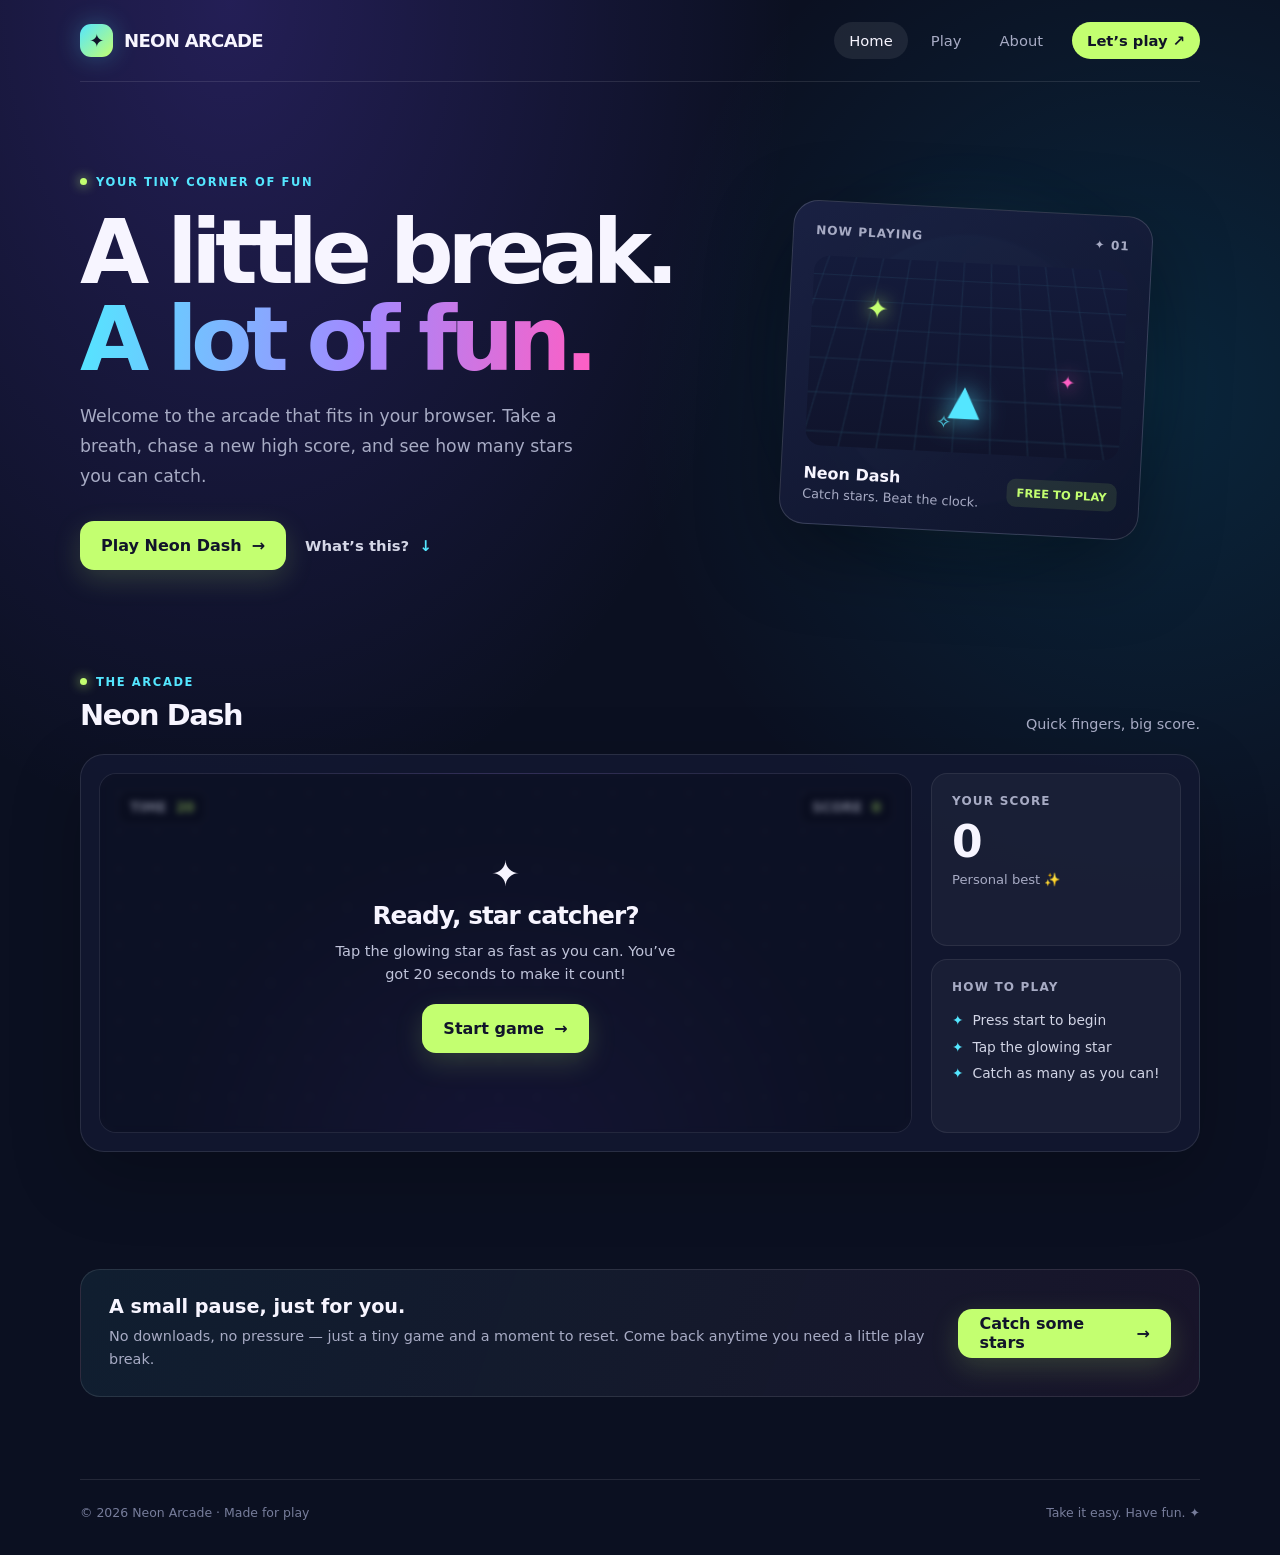
<file: index.html>
<!doctype html>
<html lang="en">
<head>
  <meta charset="utf-8">
  <meta name="viewport" content="width=device-width, initial-scale=1">
  <meta name="theme-color" content="#0b1021">
  <meta name="description" content="A tiny arcade in your browser. Play Neon Dash, chase your high score, and take a quick break.">
  <title>Neon Arcade — Play a little</title>
  <style>
    :root {
      color-scheme: dark;
      --ink: #f7f5ff;
      --muted: #a7abc4;
      --panel: rgba(20, 25, 51, .78);
      --line: rgba(255,255,255,.1);
      --pink: #ff5ec4;
      --cyan: #54e6ff;
      --lime: #c3ff70;
    }
    * { box-sizing: border-box; }
    html { scroll-behavior: smooth; }
    body {
      margin: 0;
      min-height: 100vh;
      color: var(--ink);
      font-family: Inter, ui-sans-serif, system-ui, -apple-system, BlinkMacSystemFont, "Segoe UI", sans-serif;
      background: #0b1021;
      background-image: radial-gradient(ellipse at 18% 0%, rgba(114,77,255,.24), transparent 38%), radial-gradient(ellipse at 90% 25%, rgba(0,200,255,.12), transparent 32%);
    }
    a { color: inherit; text-decoration: none; }
    button { font: inherit; }
    .shell { width: min(1120px, calc(100% - 40px)); margin: 0 auto; }
    .topbar { height: 82px; display:flex; align-items:center; justify-content:space-between; border-bottom:1px solid var(--line); }
    .brand { display:flex; gap:11px; align-items:center; font-weight:850; letter-spacing:-.04em; font-size:1.13rem; }
    .brand-mark { width:33px; height:33px; display:grid; place-items:center; border-radius:11px; color:#11142a; background:linear-gradient(135deg,var(--cyan),var(--lime)); box-shadow:0 0 24px rgba(84,230,255,.28); }
    .nav { display:flex; align-items:center; gap:8px; }
    .nav a { padding:10px 15px; border-radius:999px; color:var(--muted); font-size:.92rem; transition:.2s ease; }
    .nav a:hover, .nav a.active { color:var(--ink); background:rgba(255,255,255,.08); }
    .nav .nav-play { color:#101327; font-weight:800; background:var(--lime); margin-left:6px; }
    .nav .nav-play:hover { background:#d5ff9f; color:#101327; transform:translateY(-1px); }
    .hero { display:grid; grid-template-columns:1.12fr .88fr; align-items:center; gap:56px; padding:88px 0 72px; }
    .eyebrow { display:inline-flex; align-items:center; gap:9px; color:var(--cyan); text-transform:uppercase; letter-spacing:.14em; font-size:.72rem; font-weight:850; }
    .pulse { width:7px; height:7px; border-radius:50%; background:var(--lime); box-shadow:0 0 12px var(--lime); }
    h1 { margin:20px 0 18px; max-width:650px; font-size:clamp(3.2rem,7vw,5.8rem); line-height:.97; letter-spacing:-.075em; }
    .gradient-text { background:linear-gradient(95deg,var(--cyan),#a18aff 54%,var(--pink)); -webkit-background-clip:text; background-clip:text; color:transparent; }
    .hero-copy { max-width:500px; color:var(--muted); font-size:1.08rem; line-height:1.75; }
    .hero-actions { display:flex; align-items:center; gap:19px; margin-top:30px; }
    .button { display:inline-flex; justify-content:center; align-items:center; gap:10px; min-height:49px; padding:0 21px; border:0; border-radius:14px; cursor:pointer; font-weight:850; transition:transform .18s, filter .18s; }
    .button:hover { transform:translateY(-2px); filter:brightness(1.08); }
    .button-primary { background:var(--lime); color:#11142a; box-shadow:0 9px 28px rgba(195,255,112,.17); }
    .text-link { color:#d5d7e7; font-weight:700; font-size:.93rem; }
    .text-link span { color:var(--cyan); margin-left:5px; }
    .hero-art { min-height:320px; display:grid; place-items:center; position:relative; isolation:isolate; }
    .orb { position:absolute; width:270px; height:270px; border-radius:50%; background:linear-gradient(140deg,rgba(84,230,255,.22),rgba(255,94,196,.12)); filter:blur(1px); box-shadow:0 0 100px rgba(84,230,255,.12); z-index:-1; }
    .arcade-card { width:min(100%,360px); padding:22px; border:1px solid rgba(255,255,255,.15); border-radius:25px; background:linear-gradient(145deg,rgba(27,34,69,.9),rgba(15,20,43,.9)); box-shadow:0 25px 80px rgba(0,0,0,.35); transform:rotate(3deg); }
    .card-top { display:flex; justify-content:space-between; color:var(--muted); font-size:.76rem; font-weight:750; letter-spacing:.08em; text-transform:uppercase; }
    .mini-board { height:190px; margin:18px 0; position:relative; overflow:hidden; border-radius:16px; background:linear-gradient(180deg,#141b3b,#10142c); }
    .mini-board:before { content:""; position:absolute; inset:0; opacity:.34; background-image:linear-gradient(rgba(84,230,255,.2) 1px,transparent 1px),linear-gradient(90deg,rgba(84,230,255,.2) 1px,transparent 1px); background-size:25px 25px; transform:perspective(120px) rotateX(12deg) scale(1.3); }
    .star { position:absolute; color:var(--lime); font-size:1.7rem; filter:drop-shadow(0 0 9px var(--lime)); }
    .star.one { top:35px; left:54px; }.star.two { top:104px; right:47px; font-size:1.15rem; color:var(--pink); filter:drop-shadow(0 0 9px var(--pink)); }.star.three { bottom:20px; left:130px; font-size:1.1rem; color:var(--cyan); }
    .ship { position:absolute; bottom:29px; left:50%; transform:translateX(-50%); font-size:2.6rem; color:var(--cyan); filter:drop-shadow(0 0 13px rgba(84,230,255,.8)); }
    .card-bottom { display:flex; justify-content:space-between; align-items:center; }
    .card-title { font-weight:850; }.card-subtitle { color:var(--muted); font-size:.8rem; margin-top:4px; }
    .badge { padding:7px 10px; border-radius:9px; color:var(--lime); background:rgba(195,255,112,.1); font-size:.72rem; font-weight:850; }
    .section-heading { display:flex; justify-content:space-between; align-items:end; margin-bottom:22px; }
    .section-heading h2 { margin:0; font-size:1.8rem; letter-spacing:-.05em; }
    .section-heading p { margin:0; color:var(--muted); font-size:.9rem; }
    .game-section { padding:28px 0 95px; scroll-margin-top:25px; }
    .game-panel { display:grid; grid-template-columns:1fr 250px; gap:19px; padding:18px; border:1px solid var(--line); border-radius:24px; background:var(--panel); box-shadow:0 24px 70px rgba(0,0,0,.22); }
    .playfield { position:relative; min-height:360px; overflow:hidden; border:1px solid rgba(255,255,255,.08); border-radius:17px; background:radial-gradient(ellipse at 50% 110%,rgba(93,56,183,.22),transparent 60%),#10152c; }
    .playfield:before { content:""; position:absolute; inset:0; pointer-events:none; opacity:.32; background-image:radial-gradient(rgba(255,255,255,.6) .7px,transparent .8px); background-size:38px 38px; }
    .game-hud { position:absolute; z-index:2; top:17px; left:18px; right:18px; display:flex; justify-content:space-between; color:#dfe3f8; font-size:.83rem; font-weight:800; }
    .hud-pill { padding:8px 11px; border:1px solid rgba(255,255,255,.1); border-radius:10px; background:rgba(8,12,29,.68); }
    .hud-pill b { color:var(--lime); margin-left:5px; }
    .target { position:absolute; display:none; z-index:1; width:62px; height:62px; place-items:center; border:0; border-radius:50%; color:#15152a; background:radial-gradient(circle at 35% 30%,#fff5b5,var(--lime) 48%,#76cb4c); box-shadow:0 0 18px rgba(195,255,112,.8),0 0 48px rgba(195,255,112,.28); cursor:pointer; animation:pop .18s ease-out; }
    .target:hover { filter:brightness(1.15); transform:scale(1.08); }
    .target:focus-visible { outline:3px solid white; outline-offset:4px; }
    @keyframes pop { from { transform:scale(.3); opacity:.2; } to { transform:scale(1); opacity:1; } }
    .game-overlay { position:absolute; z-index:3; inset:0; display:grid; place-items:center; padding:24px; text-align:center; background:rgba(10,14,32,.52); backdrop-filter:blur(3px); }
    .overlay-content { max-width:350px; }
    .overlay-icon { font-size:2.2rem; margin-bottom:7px; }
    .overlay-content h3 { margin:0 0 9px; font-size:1.55rem; letter-spacing:-.04em; }
    .overlay-content p { margin:0 auto 19px; color:#c0c4da; line-height:1.6; font-size:.91rem; }
    .game-side { display:flex; flex-direction:column; gap:13px; }
    .side-card { flex:1; padding:20px; border:1px solid rgba(255,255,255,.08); border-radius:16px; background:rgba(255,255,255,.035); }
    .side-label { color:var(--muted); font-size:.75rem; font-weight:800; letter-spacing:.1em; text-transform:uppercase; }
    .big-score { margin-top:12px; font-size:2.75rem; line-height:1; font-weight:900; letter-spacing:-.07em; }
    .score-note { margin-top:8px; color:var(--muted); font-size:.82rem; }
    .howto { margin:13px 0 0; padding:0; list-style:none; color:#d1d4e5; font-size:.86rem; line-height:1.9; }
    .howto li:before { content:"✦"; margin-right:9px; color:var(--cyan); }
    .about { padding:22px 0 82px; scroll-margin-top:20px; }
    .about-card { display:flex; justify-content:space-between; align-items:center; gap:25px; padding:25px 28px; border:1px solid var(--line); border-radius:20px; background:linear-gradient(110deg,rgba(84,230,255,.07),rgba(255,94,196,.055)); }
    .about-card h2 { margin:0 0 7px; font-size:1.2rem; }.about-card p { margin:0; color:var(--muted); font-size:.9rem; line-height:1.6; }
    .footer { padding:25px 0 35px; display:flex; justify-content:space-between; color:#777d9b; font-size:.78rem; border-top:1px solid var(--line); }
    @media (max-width:760px) {
      .shell { width:min(100% - 30px,560px); }.topbar { height:70px; }.nav { gap:0; }.nav a { padding:9px 10px; font-size:.82rem; }.nav .nav-play { margin-left:2px; }
      .hero { grid-template-columns:1fr; gap:8px; padding:64px 0 45px; }.hero-art { min-height:270px; }.arcade-card { max-width:330px; }.mini-board { height:160px; }
      .game-panel { grid-template-columns:1fr; }.playfield { min-height:370px; }.game-side { display:grid; grid-template-columns:1fr 1fr; }.side-card { min-height:145px; }.about-card { align-items:flex-start; flex-direction:column; }
    }
    @media (max-width:420px) { .brand { font-size:.95rem; gap:7px; }.brand-mark { width:29px; height:29px; }.nav a { padding:8px 7px; font-size:.76rem; }.nav .nav-play { padding:8px 10px; }.hero-actions { gap:13px; }.button { padding:0 15px; }.game-side { grid-template-columns:1fr; }.side-card { min-height:auto; }.footer { gap:14px; flex-direction:column; } }
    @media (prefers-reduced-motion:reduce) { *,*::before,*::after { scroll-behavior:auto !important; animation-duration:.01ms !important; transition-duration:.01ms !important; } }
  </style>
</head>
<body>
  <header class="shell topbar">
    <a class="brand" href="#home" aria-label="Neon Arcade home"><span class="brand-mark">✦</span> NEON ARCADE</a>
    <nav class="nav" aria-label="Main navigation">
      <a class="active" href="#home">Home</a>
      <a href="#play">Play</a>
      <a href="#about">About</a>
      <a class="nav-play" href="#play">Let’s play <span aria-hidden="true">↗</span></a>
    </nav>
  </header>

  <main>
    <section class="shell hero" id="home">
      <div>
        <div class="eyebrow"><span class="pulse"></span> Your tiny corner of fun</div>
        <h1>A little break.<br><span class="gradient-text">A lot of fun.</span></h1>
        <p class="hero-copy">Welcome to the arcade that fits in your browser. Take a breath, chase a new high score, and see how many stars you can catch.</p>
        <div class="hero-actions">
          <a class="button button-primary" href="#play">Play Neon Dash <span aria-hidden="true">→</span></a>
          <a class="text-link" href="#about">What’s this? <span>↓</span></a>
        </div>
      </div>
      <div class="hero-art" aria-hidden="true">
        <div class="orb"></div>
        <div class="arcade-card">
          <div class="card-top"><span>Now playing</span><span>✦ 01</span></div>
          <div class="mini-board"><span class="star one">✦</span><span class="star two">✦</span><span class="star three">✧</span><span class="ship">▲</span></div>
          <div class="card-bottom"><div><div class="card-title">Neon Dash</div><div class="card-subtitle">Catch stars. Beat the clock.</div></div><span class="badge">FREE TO PLAY</span></div>
        </div>
      </div>
    </section>

    <section class="shell game-section" id="play">
      <div class="section-heading"><div><div class="eyebrow" style="margin-bottom:9px"><span class="pulse"></span> The arcade</div><h2>Neon Dash</h2></div><p>Quick fingers, big score.</p></div>
      <div class="game-panel">
        <div class="playfield" id="playfield" aria-label="Neon Dash game area">
          <div class="game-hud"><span class="hud-pill">TIME <b id="time">20</b></span><span class="hud-pill">SCORE <b id="liveScore">0</b></span></div>
          <button class="target" id="target" aria-label="Catch the star">✦</button>
          <div class="game-overlay" id="overlay">
            <div class="overlay-content">
              <div class="overlay-icon" id="overlayIcon">✦</div>
              <h3 id="overlayTitle">Ready, star catcher?</h3>
              <p id="overlayText">Tap the glowing star as fast as you can. You’ve got 20 seconds to make it count!</p>
              <button class="button button-primary" id="startButton">Start game <span aria-hidden="true">→</span></button>
            </div>
          </div>
        </div>
        <aside class="game-side" aria-label="Game stats and instructions">
          <div class="side-card"><div class="side-label">Your score</div><div class="big-score" id="finalScore">0</div><div class="score-note" id="scoreNote">Every star is one point ✨</div></div>
          <div class="side-card"><div class="side-label">How to play</div><ul class="howto"><li>Press start to begin</li><li>Tap the glowing star</li><li>Catch as many as you can!</li></ul></div>
        </aside>
      </div>
    </section>

    <section class="shell about" id="about">
      <div class="about-card"><div><h2>A small pause, just for you.</h2><p>No downloads, no pressure — just a tiny game and a moment to reset. Come back anytime you need a little play break.</p></div><a class="button button-primary" href="#play">Catch some stars <span aria-hidden="true">→</span></a></div>
    </section>
  </main>

  <footer class="shell footer"><span>© <span id="year"></span> Neon Arcade · Made for play</span><span>Take it easy. Have fun. ✦</span></footer>

  <script>
    (() => {
      const field = document.getElementById('playfield');
      const target = document.getElementById('target');
      const overlay = document.getElementById('overlay');
      const startButton = document.getElementById('startButton');
      const timeDisplay = document.getElementById('time');
      const liveScore = document.getElementById('liveScore');
      const finalScore = document.getElementById('finalScore');
      const scoreNote = document.getElementById('scoreNote');
      const overlayIcon = document.getElementById('overlayIcon');
      const overlayTitle = document.getElementById('overlayTitle');
      const overlayText = document.getElementById('overlayText');
      let score = 0;
      let timeLeft = 20;
      let timer = null;
      let playing = false;

      document.getElementById('year').textContent = new Date().getFullYear();
      try {
        finalScore.textContent = Number(localStorage.getItem('neonDashBest') || 0);
        scoreNote.textContent = 'Personal best ✨';
      } catch (_) { /* The game still works if browser storage is unavailable. */ }

      function moveTarget() {
        const padding = 12;
        const maxX = Math.max(padding, field.clientWidth - target.offsetWidth - padding);
        const maxY = Math.max(75, field.clientHeight - target.offsetHeight - padding);
        target.style.left = `${padding + Math.random() * (maxX - padding)}px`;
        target.style.top = `${75 + Math.random() * (maxY - 75)}px`;
      }

      function endGame() {
        playing = false;
        clearInterval(timer);
        target.style.display = 'none';
        overlay.style.display = 'grid';
        overlayIcon.textContent = score >= 20 ? '🏆' : '✨';
        overlayTitle.textContent = score >= 20 ? 'Star-catching legend!' : 'Time’s up!';
        overlayText.textContent = `You caught ${score} star${score === 1 ? '' : 's'}. Want another round?`;
        startButton.innerHTML = 'Play again <span aria-hidden="true">→</span>';
        finalScore.textContent = score;
        let best = 0;
        try {
          best = Number(localStorage.getItem('neonDashBest') || 0);
          if (score > best) {
            best = score;
            localStorage.setItem('neonDashBest', String(best));
            scoreNote.textContent = 'New personal best! 🎉';
          } else scoreNote.textContent = `Personal best: ${best} ✨`;
        } catch (_) { scoreNote.textContent = 'Nice run! ✨'; }
      }

      function startGame() {
        clearInterval(timer);
        score = 0;
        timeLeft = 20;
        playing = true;
        liveScore.textContent = score;
        timeDisplay.textContent = timeLeft;
        overlay.style.display = 'none';
        target.style.display = 'grid';
        moveTarget();
        timer = setInterval(() => {
          timeLeft -= 1;
          timeDisplay.textContent = timeLeft;
          if (timeLeft <= 0) endGame();
        }, 1000);
      }

      target.addEventListener('click', () => {
        if (!playing) return;
        score += 1;
        liveScore.textContent = score;
        moveTarget();
      });
      startButton.addEventListener('click', startGame);
      window.addEventListener('resize', () => { if (playing) moveTarget(); });
    })();
  </script>
</body>
</html>
</file>
